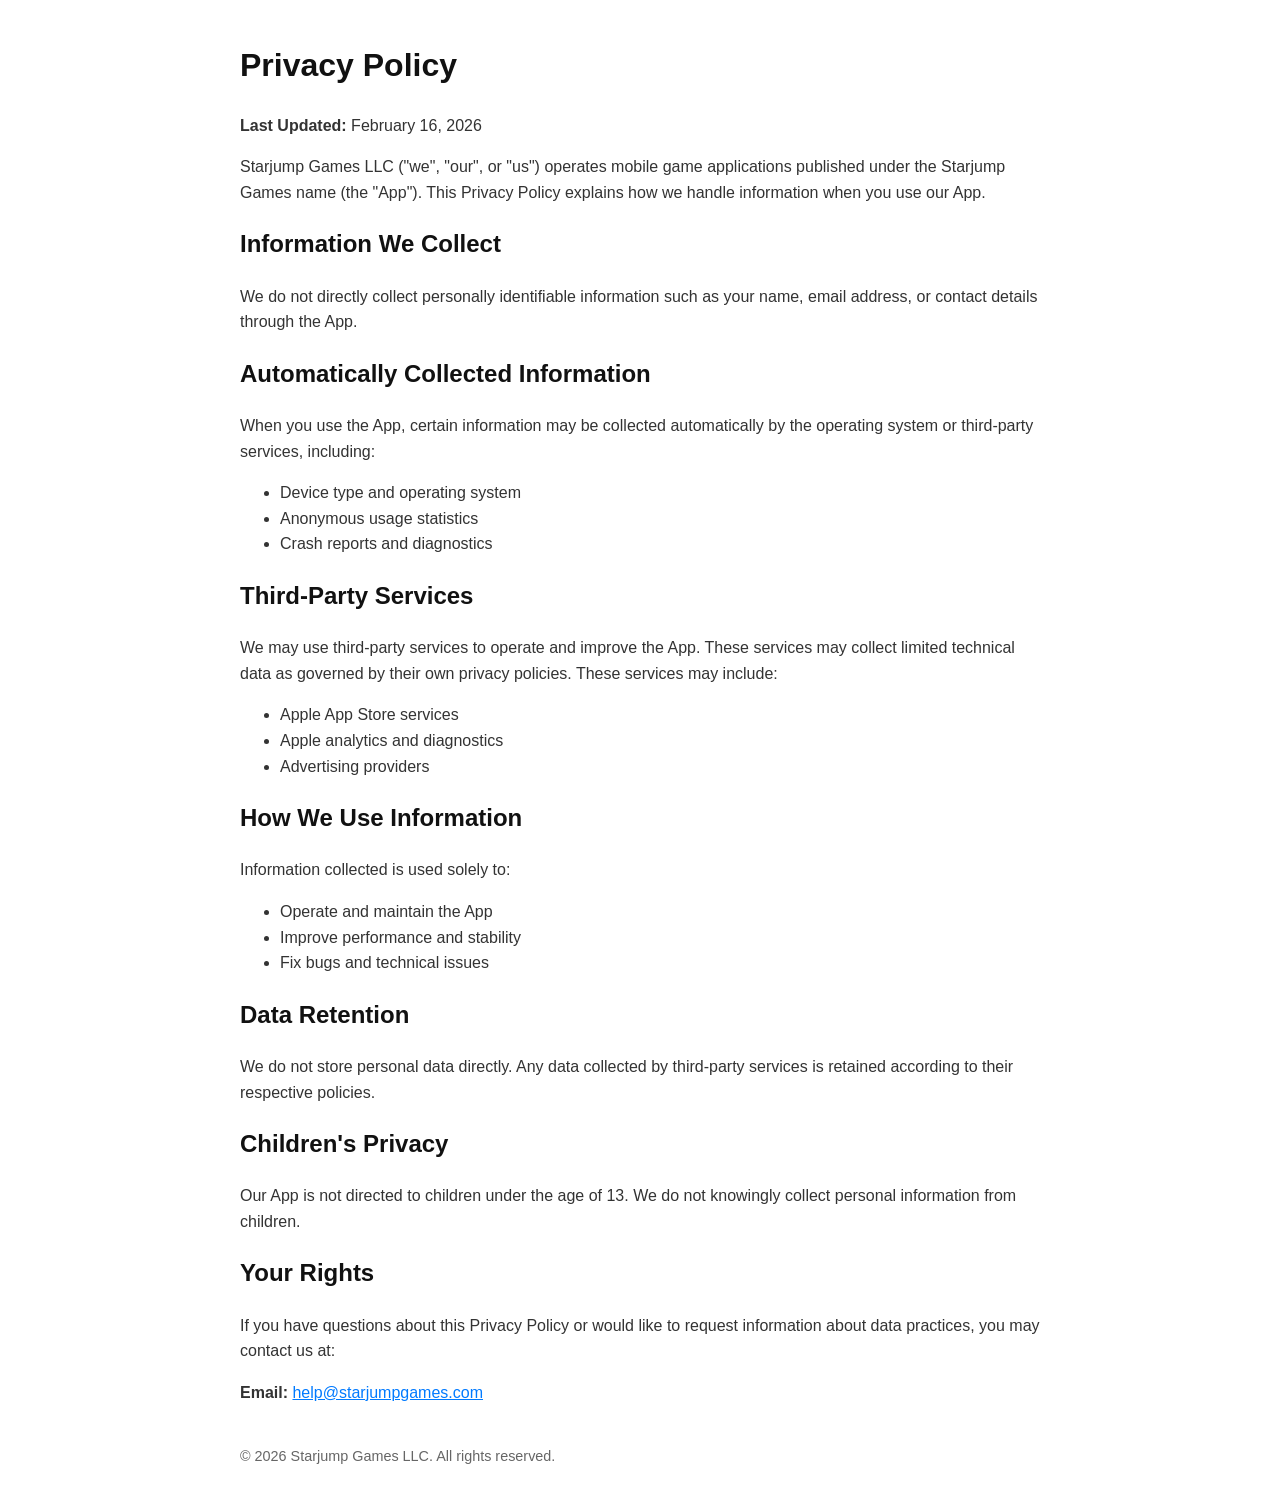
<file: privacy/index.html>
<!DOCTYPE html>
<html lang="en">
<head>
    <meta charset="UTF-8">
    <title>Privacy Policy | Starjump Games</title>
    <meta name="viewport" content="width=device-width, initial-scale=1.0">
    <style>
        body {
            font-family: -apple-system, BlinkMacSystemFont, "Segoe UI", Roboto, sans-serif;
            line-height: 1.6;
            margin: 40px auto;
            max-width: 800px;
            padding: 0 20px;
            color: #333;
        }
        h1, h2 {
            color: #111;
        }
        a {
            color: #007aff;
        }
        footer {
            margin-top: 40px;
            font-size: 0.9em;
            color: #666;
        }
    </style>
</head>
<body>

<h1>Privacy Policy</h1>
<p><strong>Last Updated:</strong> February 16, 2026</p>

<p>
Starjump Games LLC ("we", "our", or "us") operates mobile game applications published under the Starjump Games name (the "App").
This Privacy Policy explains how we handle information when you use our App.
</p>

<h2>Information We Collect</h2>
<p>
We do not directly collect personally identifiable information such as your name, email address, or contact details through the App.
</p>

<h2>Automatically Collected Information</h2>
<p>
When you use the App, certain information may be collected automatically by the operating system or third-party services, including:
</p>
<ul>
    <li>Device type and operating system</li>
    <li>Anonymous usage statistics</li>
    <li>Crash reports and diagnostics</li>
</ul>

<h2>Third-Party Services</h2>
<p>
We may use third-party services to operate and improve the App. These services may collect limited technical data as governed by their own privacy policies.
These services may include:
</p>
<ul>
    <li>Apple App Store services</li>
    <li>Apple analytics and diagnostics</li>
    <li>Advertising providers</li>
</ul>

<h2>How We Use Information</h2>
<p>
Information collected is used solely to:
</p>
<ul>
    <li>Operate and maintain the App</li>
    <li>Improve performance and stability</li>
    <li>Fix bugs and technical issues</li>
</ul>

<h2>Data Retention</h2>
<p>
We do not store personal data directly. Any data collected by third-party services is retained according to their respective policies.
</p>

<h2>Children's Privacy</h2>
<p>
Our App is not directed to children under the age of 13. We do not knowingly collect personal information from children.
</p>

<h2>Your Rights</h2>
<p>
If you have questions about this Privacy Policy or would like to request information about data practices,
you may contact us at:
</p>

<p>
<strong>Email:</strong> <a href="mailto:help@starjumpgames.com">help@starjumpgames.com</a>
</p>

<footer>
© 2026 Starjump Games LLC. All rights reserved.
</footer>

</body>
</html>
</file>
